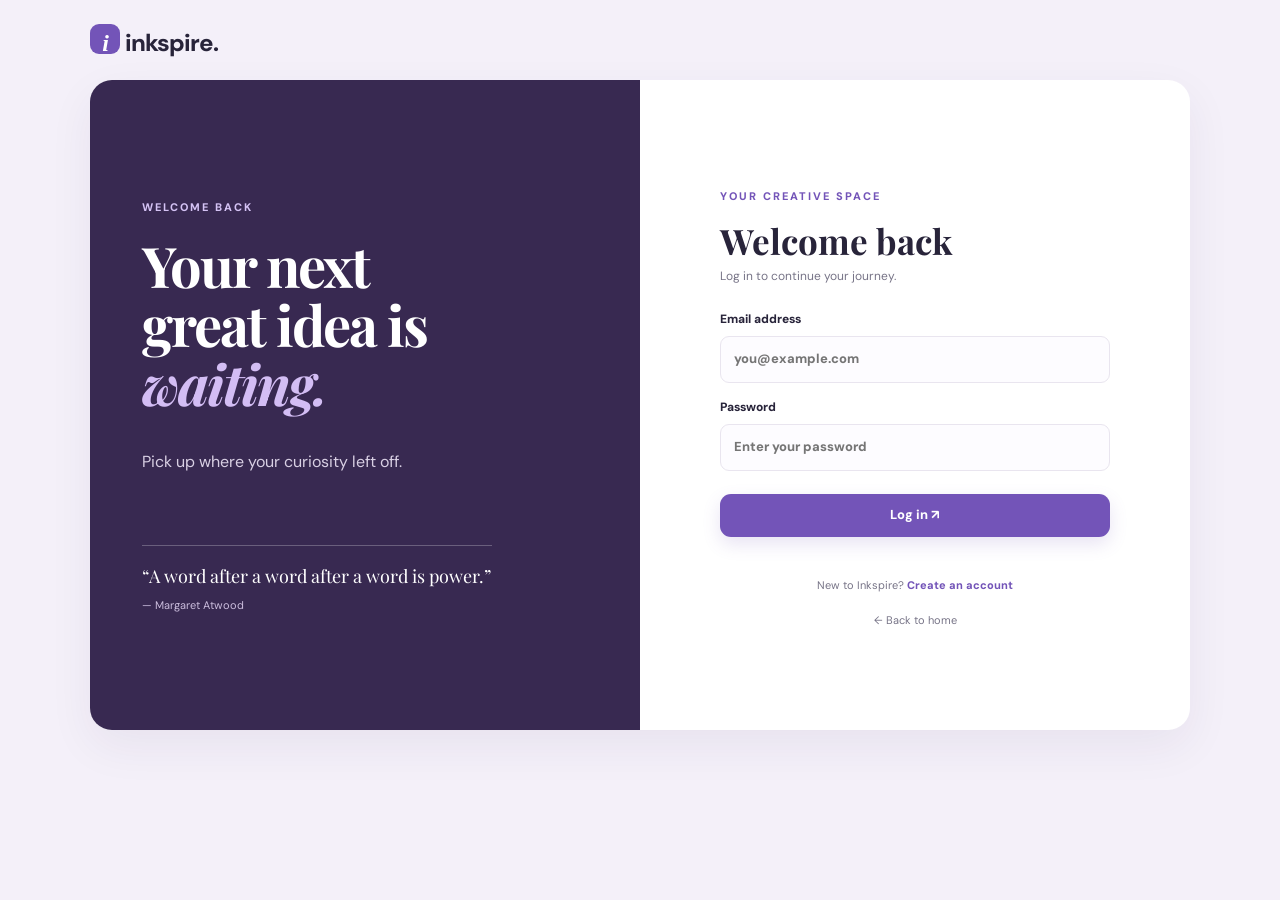
<file: create-blog.html>
<!DOCTYPE html>
<html lang="en">
<head>
    <meta charset="UTF-8">
    <meta name="viewport" content="width=device-width, initial-scale=1.0">

    <title>Create Blog | Inkspire</title>

    <link href="https://fonts.googleapis.com/css2?family=DM+Sans:wght@400;500;600;700;800&family=Playfair+Display:wght@600;700;800&display=swap" rel="stylesheet">

    <link rel="stylesheet" href="css/style.css">
    <link rel="stylesheet" href="css/dashboard.css">
    <link rel="stylesheet" href="css/responsive.css">
</head>

<body>

<header class="header">

    <nav class="nav container">

        <a class="logo" href="index.html">
            <span>i</span> inkspire.
        </a>

        <div class="nav-links">
            <a href="index.html">Explore</a>
            <a href="dashboard.html">My dashboard</a>
        </div>

        <div class="nav-actions">
            <a class="btn btn-outline" href="dashboard.html">
                ← Dashboard
            </a>
        </div>

    </nav>

</header>

<main class="container editor-main">

    <div class="editor-heading">

        <span class="eyebrow">THE PAGE IS YOURS</span>

        <h1>
            Write something <em>meaningful.</em>
        </h1>

        <p class="muted">
            Don't worry about perfect. Just begin.
        </p>

    </div>

    <form id="blogForm" class="editor">

        <label>
            Story title

            <input
                id="blogTitle"
                type="text"
                maxlength="90"
                placeholder="Give your story a title..."
                required
            >
        </label>

        <div class="two-col">

            <label>
                Category

                <select id="blogCategory" required>
                    <option value="">Choose a category</option>
                    <option>Technology</option>
                    <option>Lifestyle</option>
                    <option>Creativity</option>
                    <option>Education</option>
                    <option>Travel</option>
                </select>
            </label>

            <label>
                Cover image URL
                <small>(optional)</small>

                <input
                    id="blogImage"
                    type="url"
                    placeholder="https://example.com/image.jpg"
                >
            </label>

        </div>

        <div id="imagePreview" class="image-preview">
            Cover image preview will appear here
        </div>

        <label>
            Your story

            <textarea
                id="blogContent"
                rows="12"
                minlength="20"
                placeholder="Start writing your thoughts here..."
                required
            ></textarea>
        </label>

        <div class="editor-bottom">

            <small id="wordCount">0 words</small>

            <button class="btn btn-primary" type="submit">
                Publish story ↗
            </button>

        </div>

        <p id="blogMessage" class="message"></p>

    </form>

</main>

<script src="js/main.js"></script>
<script src="js/blog.js"></script>

</body>
</html>
</file>
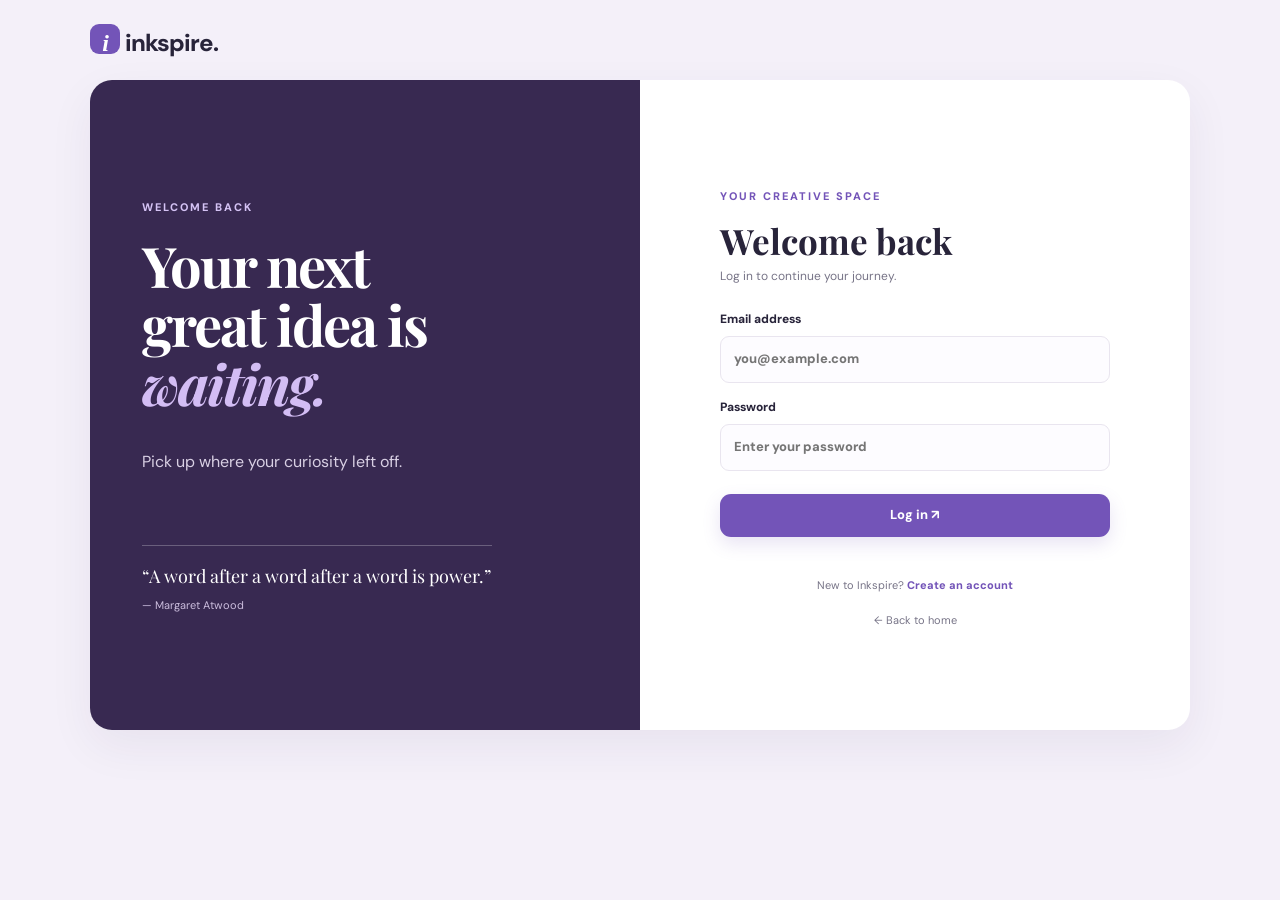
<file: dashboard.html>
<!DOCTYPE html>
<html lang="en">
<head>
    <meta charset="UTF-8">
    <meta name="viewport" content="width=device-width, initial-scale=1.0">

    <title>Dashboard | Inkspire</title>

    <link href="https://fonts.googleapis.com/css2?family=DM+Sans:wght@400;500;600;700;800&family=Playfair+Display:wght@600;700;800&display=swap" rel="stylesheet">

    <link rel="stylesheet" href="css/style.css">
    <link rel="stylesheet" href="css/dashboard.css">
    <link rel="stylesheet" href="css/responsive.css">
</head>

<body>

<header class="header">

    <nav class="nav container">

        <a class="logo" href="index.html">
            <span>i</span> inkspire.
        </a>

        <button class="menu-btn">☰</button>

        <div class="nav-links">
            <a href="index.html">Explore</a>
            <a class="active" href="dashboard.html">My dashboard</a>
        </div>

        <div class="nav-actions">
            <span id="userGreeting" class="greeting"></span>
            <button class="btn btn-outline" id="logoutBtn">
                Log out
            </button>
        </div>

    </nav>

</header>

<main class="container dashboard-main">

    <div class="dash-heading">

        <div>
            <span class="eyebrow">YOUR WORKSPACE</span>

            <h1>
                Your ideas, <em>in progress.</em>
            </h1>

            <p class="muted">
                Manage your stories and keep creating.
            </p>
        </div>

        <a href="create-blog.html" class="btn btn-primary">
            ＋ Write a story
        </a>

    </div>

    <div class="stats">

        <article>
            <span>✍</span>
            <small>Total stories</small>
            <strong id="totalBlogs">0</strong>
        </article>

        <article>
            <span>◷</span>
            <small>Recently created</small>
            <strong id="recentBlogs">0</strong>
        </article>

        <article>
            <span>✦</span>
            <small>Your status</small>
            <strong>Creator</strong>
        </article>

    </div>

    <div class="list-heading">

        <div>
            <span class="eyebrow">YOUR COLLECTION</span>
            <h2>My stories</h2>
        </div>

        <a class="text-link" href="index.html">
            Explore stories ↗
        </a>

    </div>

    <div class="blog-grid" id="dashboardBlogGrid"></div>

    <p id="emptyState" class="empty" hidden>
        You haven't published a story yet.
        <a href="create-blog.html">Write your first one →</a>
    </p>

</main>

<footer class="footer">
    <div class="container footer-inner">
        <a class="logo" href="index.html">
            <span>i</span> inkspire.
        </a>
        <small>© <span id="year"></span> Inkspire.</small>
    </div>
</footer>

<script src="js/main.js"></script>
<script src="js/dashboard.js"></script>

</body>
</html>
</file>
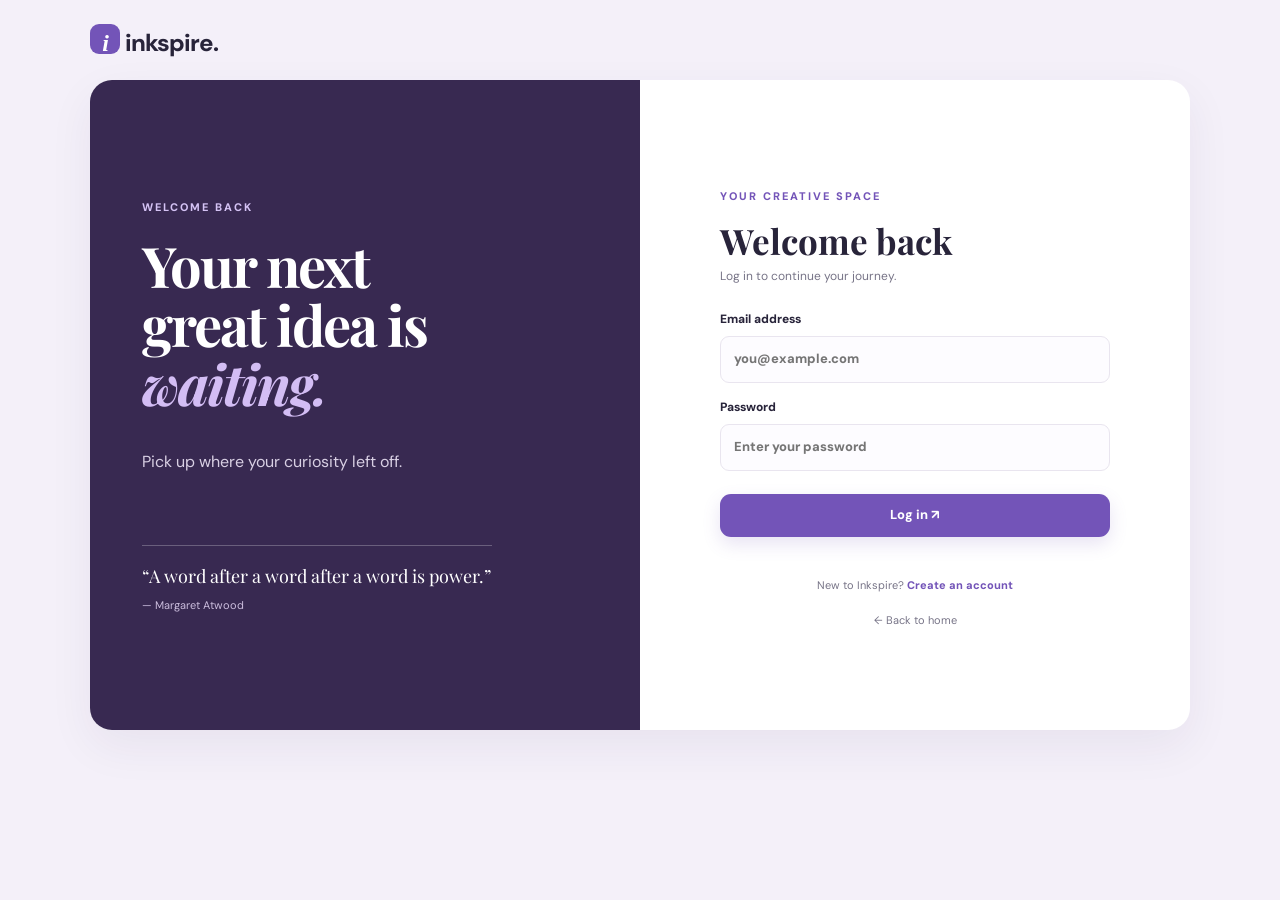
<file: login.html>
<!DOCTYPE html>
<html lang="en">
<head>
    <meta charset="UTF-8">
    <meta name="viewport" content="width=device-width, initial-scale=1.0">

    <title>Login | Inkspire</title>

    <link href="https://fonts.googleapis.com/css2?family=DM+Sans:wght@400;500;600;700;800&family=Playfair+Display:wght@600;700;800&display=swap" rel="stylesheet">

    <link rel="stylesheet" href="css/style.css">
    <link rel="stylesheet" href="css/auth.css">
    <link rel="stylesheet" href="css/responsive.css">
</head>

<body class="auth-page">

<a class="logo auth-logo" href="index.html">
    <span>i</span> inkspire.
</a>

<main class="auth-shell">

    <section class="auth-art">

        <span class="eyebrow light">WELCOME BACK</span>

        <h1>
            Your next<br>
            great idea is<br>
            <em>waiting.</em>
        </h1>

        <p>Pick up where your curiosity left off.</p>

        <blockquote>
            “A word after a word after a word is power.”
            <small>— Margaret Atwood</small>
        </blockquote>

    </section>

    <section class="auth-panel">

        <form class="auth-form" id="loginForm">

            <span class="eyebrow">YOUR CREATIVE SPACE</span>

            <h2>Welcome back</h2>

            <p class="muted">
                Log in to continue your journey.
            </p>

            <label>
                Email address
                <input
                    id="loginEmail"
                    type="email"
                    placeholder="you@example.com"
                    required
                >
            </label>

            <label>
                Password
                <input
                    id="loginPassword"
                    type="password"
                    placeholder="Enter your password"
                    required
                    minlength="6"
                >
            </label>

            <button class="btn btn-primary full" type="submit">
                Log in ↗
            </button>

            <p id="loginMessage" class="message"></p>

            <p class="switch">
                New to Inkspire?
                <a href="register.html">Create an account</a>
            </p>

            <a class="back" href="index.html">
                ← Back to home
            </a>

        </form>

    </section>

</main>

<script src="js/auth.js"></script>

</body>
</html>
</file>
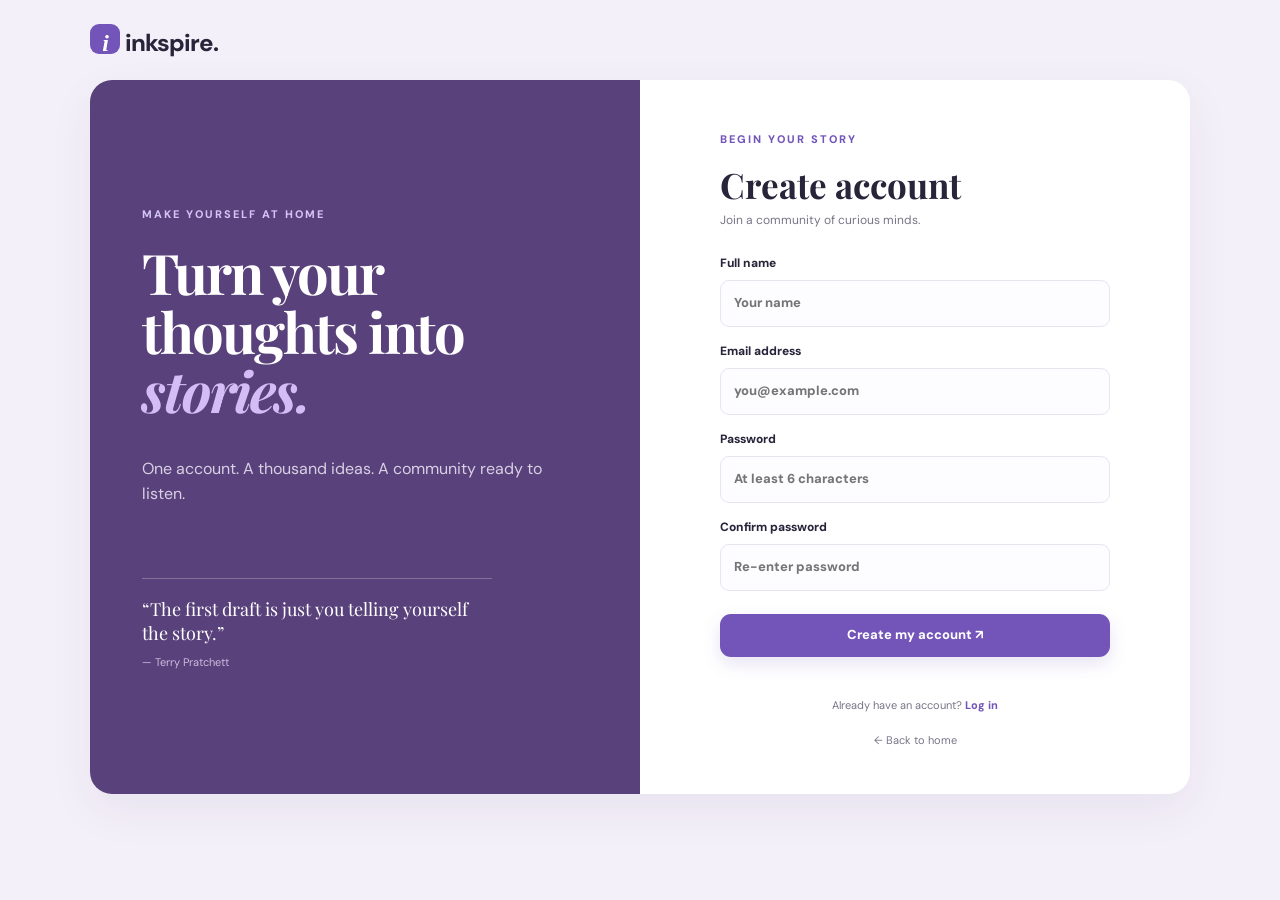
<file: register.html>
<!DOCTYPE html>
<html lang="en">
<head>
    <meta charset="UTF-8">
    <meta name="viewport" content="width=device-width, initial-scale=1.0">

    <title>Register | Inkspire</title>

    <link href="https://fonts.googleapis.com/css2?family=DM+Sans:wght@400;500;600;700;800&family=Playfair+Display:wght@600;700;800&display=swap" rel="stylesheet">

    <link rel="stylesheet" href="css/style.css">
    <link rel="stylesheet" href="css/auth.css">
    <link rel="stylesheet" href="css/responsive.css">
</head>

<body class="auth-page">

<a class="logo auth-logo" href="index.html">
    <span>i</span> inkspire.
</a>

<main class="auth-shell">

    <section class="auth-art register-art">

        <span class="eyebrow light">MAKE YOURSELF AT HOME</span>

        <h1>
            Turn your<br>
            thoughts into<br>
            <em>stories.</em>
        </h1>

        <p>
            One account. A thousand ideas.
            A community ready to listen.
        </p>

        <blockquote>
            “The first draft is just you telling yourself the story.”
            <small>— Terry Pratchett</small>
        </blockquote>

    </section>

    <section class="auth-panel">

        <form class="auth-form" id="registerForm">

            <span class="eyebrow">BEGIN YOUR STORY</span>

            <h2>Create account</h2>

            <p class="muted">
                Join a community of curious minds.
            </p>

            <label>
                Full name
                <input
                    id="registerName"
                    type="text"
                    placeholder="Your name"
                    required
                    minlength="2"
                >
            </label>

            <label>
                Email address
                <input
                    id="registerEmail"
                    type="email"
                    placeholder="you@example.com"
                    required
                >
            </label>

            <label>
                Password
                <input
                    id="registerPassword"
                    type="password"
                    placeholder="At least 6 characters"
                    required
                    minlength="6"
                >
            </label>

            <label>
                Confirm password
                <input
                    id="confirmPassword"
                    type="password"
                    placeholder="Re-enter password"
                    required
                    minlength="6"
                >
            </label>

            <button class="btn btn-primary full" type="submit">
                Create my account ↗
            </button>

            <p id="registerMessage" class="message"></p>

            <p class="switch">
                Already have an account?
                <a href="login.html">Log in</a>
            </p>

            <a class="back" href="index.html">
                ← Back to home
            </a>

        </form>

    </section>

</main>

<script src="js/auth.js"></script>

</body>
</html>
</file>
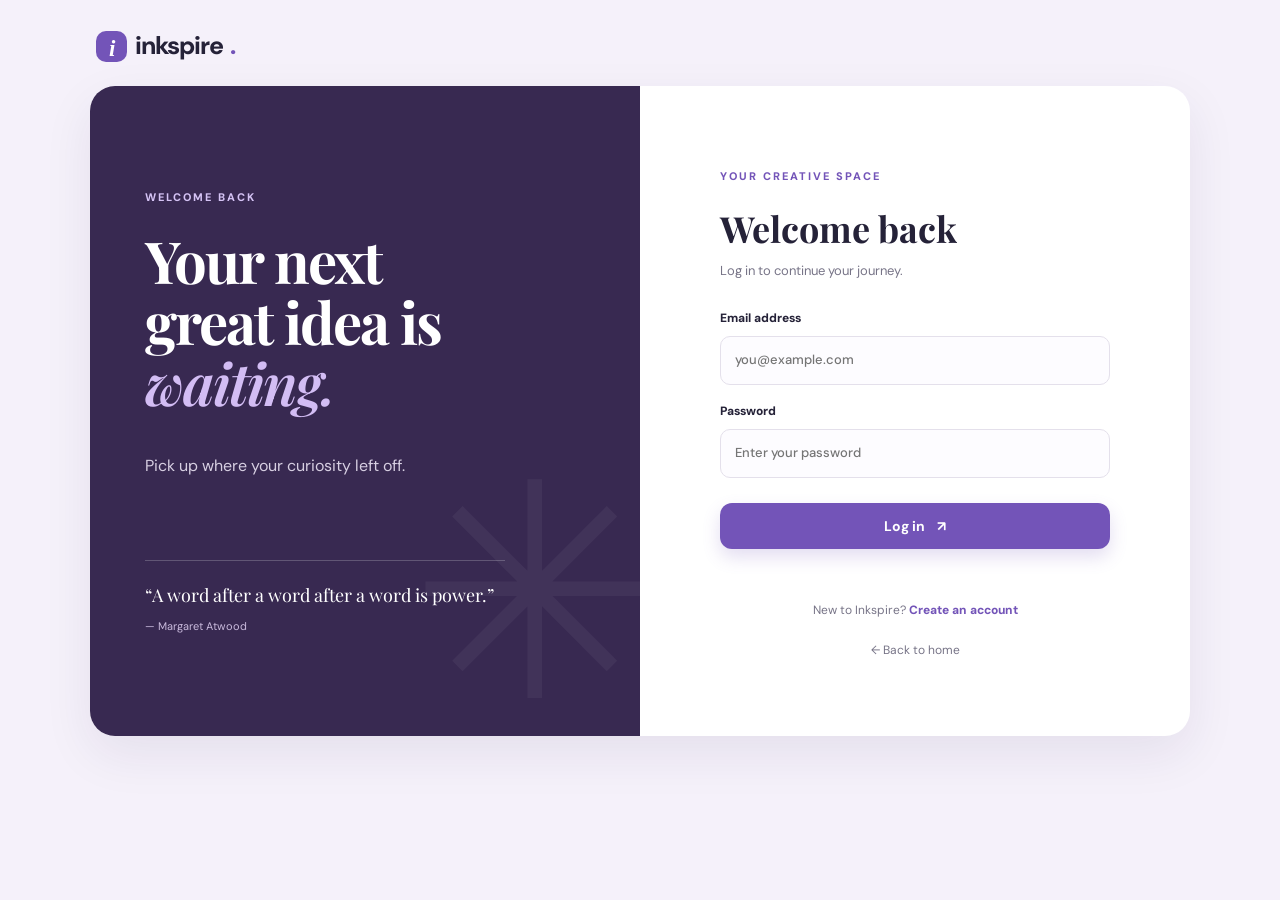
<file: blog-application/create-blog.html>
<!DOCTYPE html><html lang="en"><head><meta charset="UTF-8"><meta name="viewport" content="width=device-width, initial-scale=1.0"><title>Write a story — Inkspire</title><link href="https://fonts.googleapis.com/css2?family=DM+Sans:wght@400;500;600;700;800&family=Playfair+Display:wght@600;700;800&display=swap" rel="stylesheet"><link rel="stylesheet" href="css/style.css"></head><body class="dashboard-page"><header class="site-header"><nav class="nav container"><a class="brand" href="index.html"><span class="brand-mark">i</span> inkspire<span class="brand-dot">.</span></a><div class="nav-links"><a href="index.html">Explore</a><a href="dashboard.html">My dashboard</a></div><div class="nav-actions"><a class="btn btn-ghost" href="dashboard.html">← Dashboard</a></div></nav></header><main class="container editor-main"><div class="editor-heading"><span class="eyebrow">THE PAGE IS YOURS</span><h1>Write something <em>meaningful.</em></h1><p class="muted">Don't worry about perfect. Just begin.</p></div><form class="editor-card" id="blogForm"><label>Story title<input id="blogTitle" type="text" maxlength="90" placeholder="Give your story a title..." required></label><div class="form-two"><label>Category<select id="blogCategory" required><option value="">Choose a category</option><option>Technology</option><option>Lifestyle</option><option>Creativity</option><option>Education</option><option>Travel</option></select></label><label>Cover image URL <span class="optional">(optional)</span><input id="blogImage" type="url" placeholder="https://example.com/image.jpg"></label></div><div class="image-preview" id="imagePreview"><span>Cover image preview will appear here</span></div><label>Your story<textarea id="blogContent" rows="12" placeholder="Start writing your thoughts here..." required minlength="20"></textarea></label><div class="editor-footer"><span class="muted" id="wordCount">0 words</span><button class="btn btn-primary" type="submit">Publish story ↗</button></div><p class="form-message" id="blogMessage" aria-live="polite"></p></form></main><script src="js/main.js"></script><script src="js/blog.js"></script></body></html>
</file>
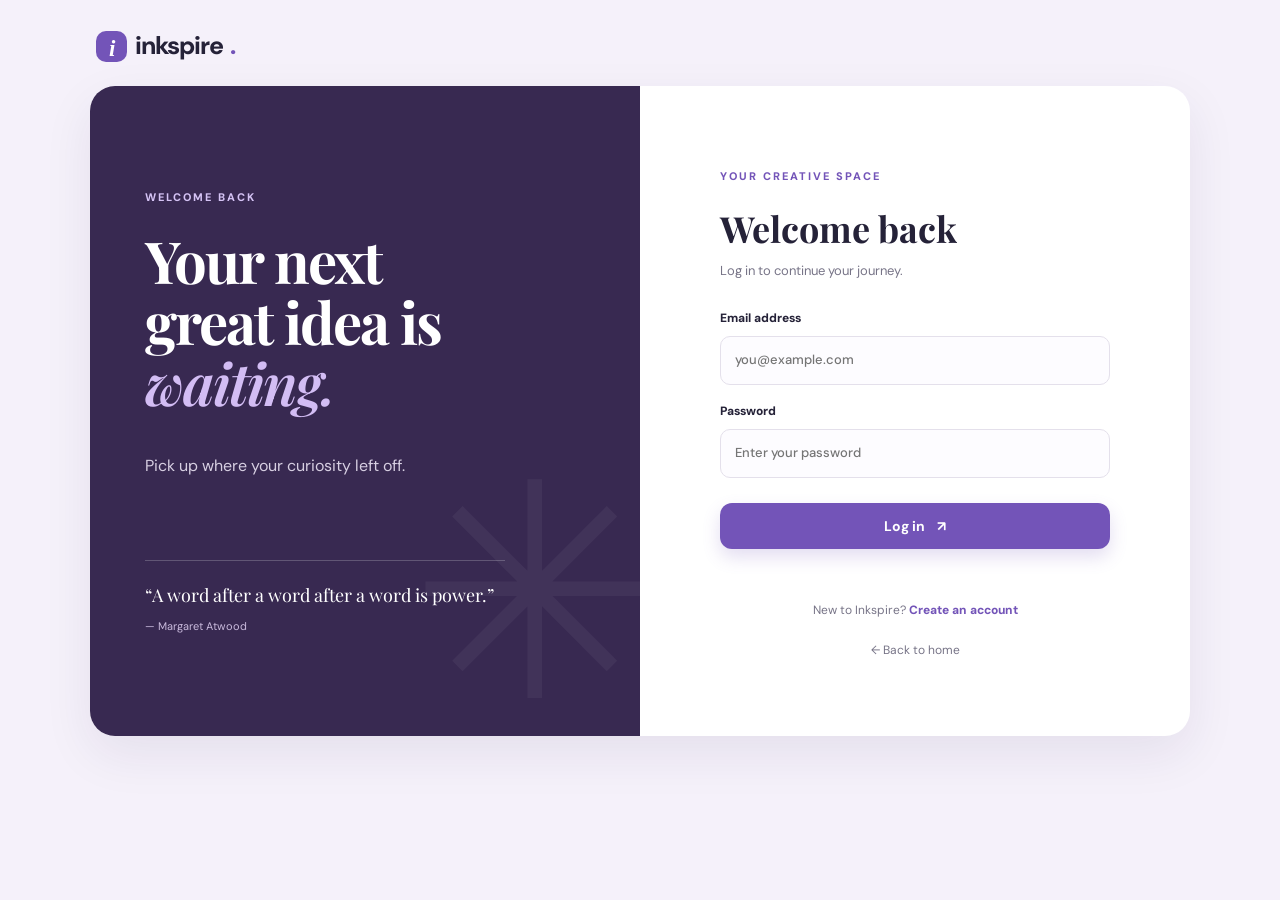
<file: blog-application/dashboard.html>
<!DOCTYPE html><html lang="en"><head><meta charset="UTF-8"><meta name="viewport" content="width=device-width, initial-scale=1.0"><title>Dashboard — Inkspire</title><link href="https://fonts.googleapis.com/css2?family=DM+Sans:wght@400;500;600;700;800&family=Playfair+Display:wght@600;700;800&display=swap" rel="stylesheet"><link rel="stylesheet" href="css/style.css"></head><body class="dashboard-page"><header class="site-header"><nav class="nav container"><a class="brand" href="index.html"><span class="brand-mark">i</span> inkspire<span class="brand-dot">.</span></a><button class="menu-toggle" aria-label="Toggle navigation">☰</button><div class="nav-links"><a href="index.html">Explore</a><a class="active" href="dashboard.html">My dashboard</a></div><div class="nav-actions"><span class="user-greeting" id="userGreeting"></span><button class="btn btn-ghost" id="logoutBtn">Log out</button></div></nav></header><main class="container dashboard-main"><div class="dashboard-heading"><div><span class="eyebrow">YOUR WORKSPACE</span><h1>Your ideas, <em>in progress.</em></h1><p class="muted">Manage your stories and keep creating.</p></div><a class="btn btn-primary" href="create-blog.html">＋ Write a story</a></div><div class="stat-cards"><article class="stat-card"><span class="stat-icon">✍</span><span class="muted">Total stories</span><strong id="totalBlogs">0</strong></article><article class="stat-card"><span class="stat-icon">◷</span><span class="muted">Recently created</span><strong id="recentBlogs">0</strong></article><article class="stat-card"><span class="stat-icon">✦</span><span class="muted">Your status</span><strong>Creator</strong></article></div><div class="dashboard-list-head"><div><span class="eyebrow">YOUR COLLECTION</span><h2>My stories</h2></div><a class="text-link" href="index.html">Explore stories ↗</a></div><div class="blog-grid" id="dashboardBlogGrid"></div><p class="empty-state" id="emptyState" hidden>You haven't published a story yet. <a href="create-blog.html">Write your first one →</a></p></main><footer class="site-footer"><div class="container footer-inner"><a class="brand" href="index.html"><span class="brand-mark">i</span> inkspire<span class="brand-dot">.</span></a><span>© <span id="year"></span> Inkspire.</span></div></footer><script src="js/main.js"></script><script src="js/dashboard.js"></script></body></html>
</file>
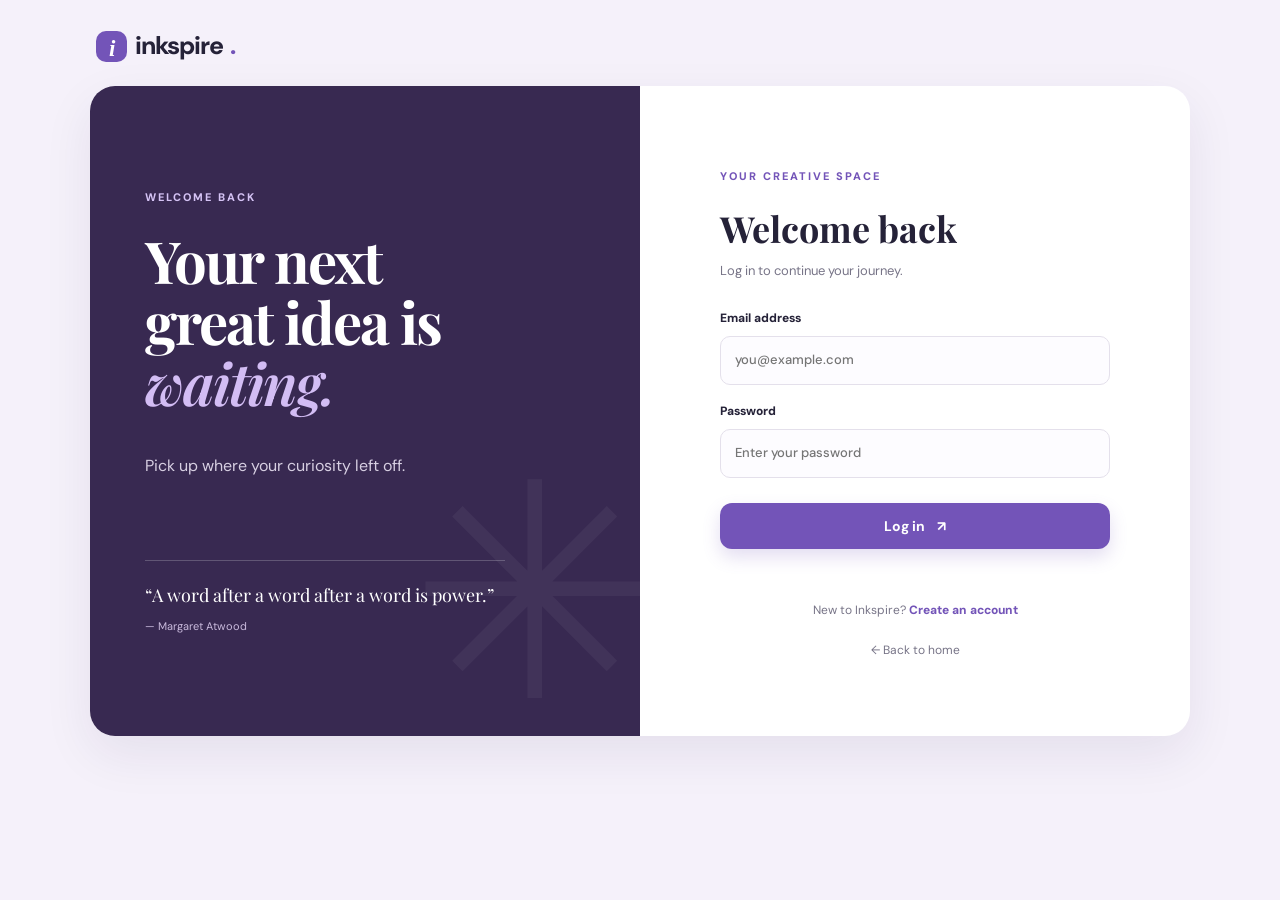
<file: blog-application/login.html>
<!DOCTYPE html><html lang="en"><head><meta charset="UTF-8"><meta name="viewport" content="width=device-width, initial-scale=1.0"><title>Log in — Inkspire</title><link href="https://fonts.googleapis.com/css2?family=DM+Sans:wght@400;500;600;700;800&family=Playfair+Display:wght@600;700;800&display=swap" rel="stylesheet"><link rel="stylesheet" href="css/style.css"></head>
<body class="auth-page"><a class="brand auth-brand" href="index.html"><span class="brand-mark">i</span> inkspire<span class="brand-dot">.</span></a><main class="auth-shell"><section class="auth-visual"><span class="eyebrow light">WELCOME BACK</span><h1>Your next<br>great idea is<br><em>waiting.</em></h1><p>Pick up where your curiosity left off.</p><div class="visual-quote">“A word after a word after a word is power.”<small>— Margaret Atwood</small></div></section><section class="auth-form-wrap"><form class="auth-form" id="loginForm"><span class="eyebrow">YOUR CREATIVE SPACE</span><h2>Welcome back</h2><p class="muted">Log in to continue your journey.</p><label>Email address<input type="email" id="loginEmail" placeholder="you@example.com" required></label><label>Password<input type="password" id="loginPassword" placeholder="Enter your password" required minlength="6"></label><button class="btn btn-primary btn-full" type="submit">Log in <span>↗</span></button><p class="form-message" id="loginMessage" aria-live="polite"></p><p class="auth-switch">New to Inkspire? <a href="register.html">Create an account</a></p><a class="back-home" href="index.html">← Back to home</a></form></section></main><script src="js/auth.js"></script></body></html>
</file>
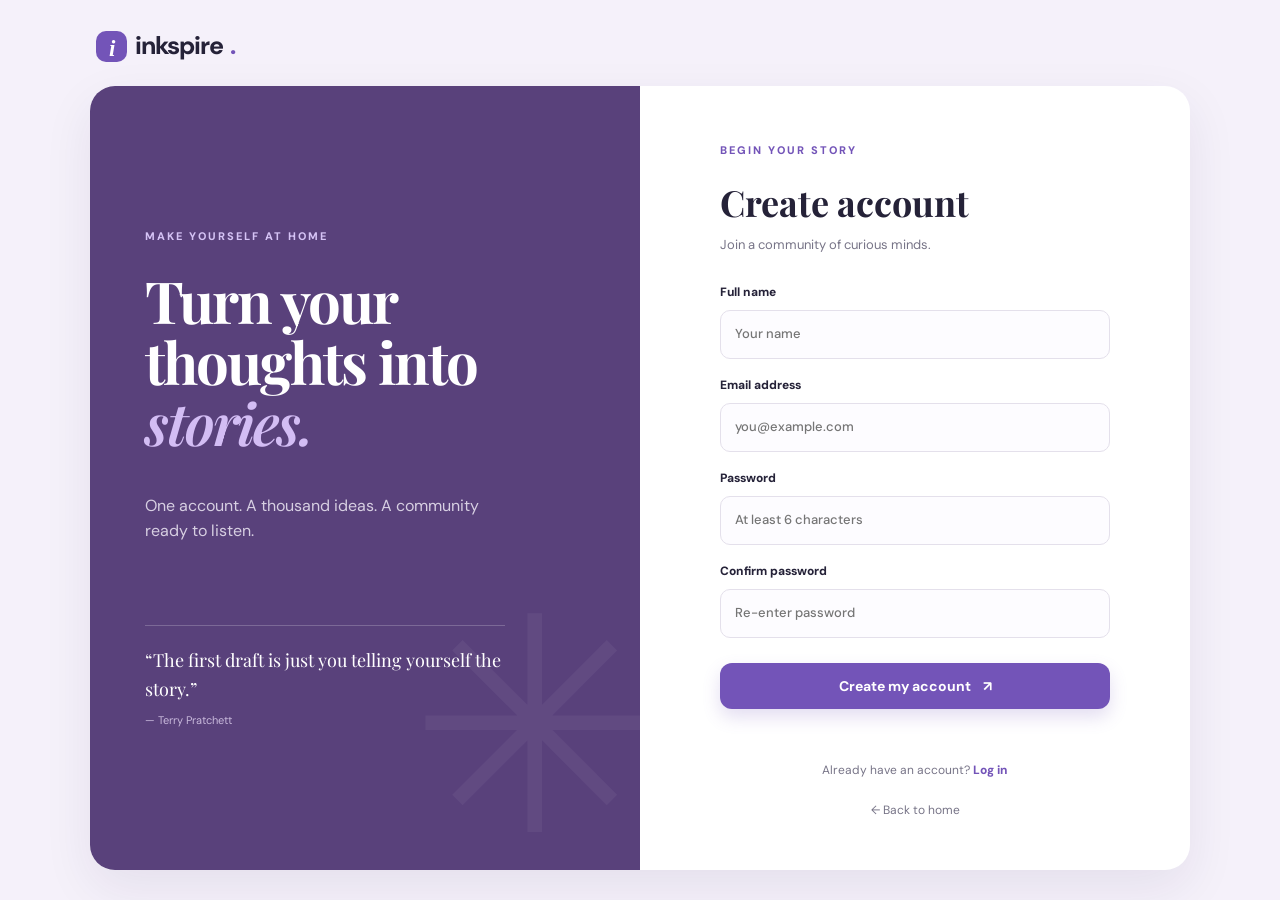
<file: blog-application/register.html>
<!DOCTYPE html><html lang="en"><head><meta charset="UTF-8"><meta name="viewport" content="width=device-width, initial-scale=1.0"><title>Create account — Inkspire</title><link href="https://fonts.googleapis.com/css2?family=DM+Sans:wght@400;500;600;700;800&family=Playfair+Display:wght@600;700;800&display=swap" rel="stylesheet"><link rel="stylesheet" href="css/style.css"></head>
<body class="auth-page"><a class="brand auth-brand" href="index.html"><span class="brand-mark">i</span> inkspire<span class="brand-dot">.</span></a><main class="auth-shell"><section class="auth-visual register-visual"><span class="eyebrow light">MAKE YOURSELF AT HOME</span><h1>Turn your<br>thoughts into<br><em>stories.</em></h1><p>One account. A thousand ideas. A community ready to listen.</p><div class="visual-quote">“The first draft is just you telling yourself the story.”<small>— Terry Pratchett</small></div></section><section class="auth-form-wrap"><form class="auth-form" id="registerForm"><span class="eyebrow">BEGIN YOUR STORY</span><h2>Create account</h2><p class="muted">Join a community of curious minds.</p><label>Full name<input type="text" id="registerName" placeholder="Your name" required minlength="2"></label><label>Email address<input type="email" id="registerEmail" placeholder="you@example.com" required></label><label>Password<input type="password" id="registerPassword" placeholder="At least 6 characters" required minlength="6"></label><label>Confirm password<input type="password" id="confirmPassword" placeholder="Re-enter password" required minlength="6"></label><button class="btn btn-primary btn-full" type="submit">Create my account <span>↗</span></button><p class="form-message" id="registerMessage" aria-live="polite"></p><p class="auth-switch">Already have an account? <a href="login.html">Log in</a></p><a class="back-home" href="index.html">← Back to home</a></form></section></main><script src="js/auth.js"></script></body></html>
</file>
<file: css/style.css>
:root {
    --ink: #28243a;
    --muted: #777487;
    --purple: #7354b8;
    --deep: #382951;
    --lav: #eee8f8;
    --cream: #faf8f4;
    --line: #e9e5ef;
    --white: #fff;
    --shadow: 0 16px 45px #2b1f4910;
}

* {
    box-sizing: border-box;
}

html {
    scroll-behavior: smooth;
}

body {
    margin: 0;
    background: var(--cream);
    color: var(--ink);
    font-family: 'DM Sans', sans-serif;
    line-height: 1.6;
}

a {
    color: inherit;
    text-decoration: none;
}

button,
input,
textarea,
select {
    font: inherit;
}

.container {
    width: min(1140px, calc(100% - 48px));
    margin: auto;
}

.header {
    height: 78px;
    position: sticky;
    top: 0;
    z-index: 20;
    background: #faf8f4ed;
    backdrop-filter: blur(12px);
    border-bottom: 1px solid var(--line);
}

.nav {
    height: 100%;
    display: flex;
    align-items: center;
    justify-content: space-between;
    gap: 24px;
}

.logo {
    font-size: 24px;
    font-weight: 800;
    letter-spacing: -1px;
}

.logo span {
    display: inline-grid;
    place-items: center;
    width: 30px;
    height: 30px;
    border-radius: 9px;
    background: var(--purple);
    color: white;
    font-family: Georgia;
    font-style: italic;
}

.nav-links,
.nav-actions {
    display: flex;
    align-items: center;
    gap: 25px;
}

.nav-links a {
    font-size: 14px;
    color: var(--muted);
    font-weight: 700;
}

.nav-links a:hover,
.nav-links a.active {
    color: var(--purple);
}

.btn {
    display: inline-flex;
    justify-content: center;
    align-items: center;
    gap: 9px;
    padding: 11px 18px;
    border-radius: 11px;
    border: 0;
    font-size: 13px;
    font-weight: 800;
    cursor: pointer;
    transition: .2s;
}

.btn:hover {
    transform: translateY(-2px);
}

.btn-primary {
    background: var(--purple);
    color: white;
    box-shadow: 0 7px 18px #7354b82a;
}

.btn-primary:hover {
    background: #5d409e;
}

.btn-outline {
    background: transparent;
    border: 1px solid var(--line);
}

.btn-light {
    background: white;
    color: var(--purple);
}

.btn-lg {
    padding: 15px 21px;
}

.menu-btn {
    display: none;
    border: 0;
    background: none;
    font-size: 23px;
}

.eyebrow {
    font-size: 11px;
    letter-spacing: 2px;
    color: var(--purple);
    font-weight: 800;
}

.hero {
    min-height: 565px;
    display: grid;
    grid-template-columns: 1fr 1fr;
    align-items: center;
    gap: 35px;
    padding-top: 45px;
    padding-bottom: 55px;
}

.hero h1,
.auth-art h1,
.cta h2,
.section-head h2,
.dash-heading h1,
.editor-heading h1 {
    font: 700 clamp(48px, 6vw, 74px)/1.05 'Playfair Display', serif;
    letter-spacing: -2px;
    margin: 20px 0;
}

.hero h1 em,
.section-head h2 em,
.cta h2 em,
.auth-art h1 em,
.dash-heading h1 em,
.editor-heading h1 em {
    color: var(--purple);
}

.lead {
    max-width: 470px;
    color: var(--muted);
    font-size: 16px;
    line-height: 1.8;
}

.hero-actions {
    display: flex;
    align-items: center;
    gap: 23px;
    margin-top: 28px;
}

.text-link {
    color: var(--purple);
    font-weight: 800;
    font-size: 13px;
}

.hero-caption {
    margin-top: 40px;
    color: var(--muted);
    font-size: 12px;
    font-weight: 600;
}

.hero-art {
    height: 420px;
    position: relative;
    display: grid;
    place-items: center;
}

.art-circle {
    position: absolute;
    width: 380px;
    height: 340px;
    border: 1px solid #e5dcef;
    border-radius: 50%;
    transform: rotate(-22deg);
}

.paper {
    position: relative;
    z-index: 1;
    width: 270px;
    height: 330px;
    padding: 30px;
    background: #e9e0f4;
    border-radius: 8px 8px 22px 8px;
    box-shadow: 17px 20px 0 #d3c4e6, 0 20px 50px #4e3b6b20;
    transform: rotate(-6deg);
    display: flex;
    flex-direction: column;
    justify-content: space-between;
}

.paper small {
    font-size: 9px;
    letter-spacing: 2px;
    color: #765da0;
    font-weight: 800;
}

.paper hr {
    width: 100%;
    border: 0;
    border-top: 1px solid #cbbbdc;
}

.paper strong {
    font: 44px/1.08 'Playfair Display';
    color: #40315c;
}

.paper-foot {
    display: flex;
    justify-content: space-between;
    color: #765da0;
    font-weight: 800;
}

.paper-foot span {
    font-size: 22px;
}

.float-tag {
    position: absolute;
    background: white;
    border-radius: 10px;
    padding: 11px 14px;
    box-shadow: var(--shadow);
    font-size: 11px;
    font-weight: 800;
    z-index: 2;
}

.tag-a {
    right: 0;
    top: 60px;
    color: var(--purple);
}

.tag-b {
    left: 0;
    bottom: 50px;
}

.values {
    background: #f0ecf6;
    border-block: 1px solid #e7e0ee;
}

.value-grid {
    display: grid;
    grid-template-columns: repeat(3, 1fr);
    padding: 22px 0;
    text-align: center;
}

.value-grid div {
    display: flex;
    flex-direction: column;
}

.value-grid div + div {
    border-left: 1px solid #dcd3e8;
}

.value-grid b {
    font-size: 14px;
}

.value-grid span {
    font-size: 11px;
    color: var(--muted);
}

.section {
    padding-top: 90px;
    padding-bottom: 100px;
}

.section-head {
    display: flex;
    align-items: end;
    justify-content: space-between;
}

.section-head h2 {
    font-size: 47px;
    margin: 12px 0 0;
}

.filters {
    display: flex;
    align-items: center;
    gap: 9px;
    flex-wrap: wrap;
    margin: 32px 0 22px;
}

.filters b {
    font-size: 10px;
    letter-spacing: 1.5px;
    color: var(--muted);
    margin-right: 8px;
}

.filter {
    border: 1px solid var(--line);
    background: white;
    border-radius: 22px;
    padding: 8px 14px;
    color: var(--muted);
    font-size: 11px;
    font-weight: 800;
    cursor: pointer;
}

.filter.active,
.filter:hover {
    background: var(--purple);
    color: white;
    border-color: var(--purple);
}

.blog-grid {
    display: grid;
    grid-template-columns: repeat(3, 1fr);
    gap: 20px;
}

.blog-card {
    background: white;
    border: 1px solid var(--line);
    border-radius: 16px;
    overflow: hidden;
    box-shadow: 0 4px 15px #241a3808;
    transition: .2s;
}

.blog-card:hover {
    transform: translateY(-4px);
    box-shadow: var(--shadow);
}

.blog-cover {
    width: 100%;
    height: 180px;
    object-fit: cover;
    background: var(--lav);
    display: block;
}

.blog-body {
    padding: 18px;
}

.blog-meta,
.card-bottom {
    display: flex;
    justify-content: space-between;
    align-items: center;
    gap: 8px;
    font-size: 10px;
    color: var(--muted);
    font-weight: 700;
}

.pill {
    background: var(--lav);
    color: var(--purple);
    padding: 5px 9px;
    border-radius: 20px;
}

.blog-card h3 {
    font: 700 20px/1.25 'Playfair Display';
    margin: 13px 0 8px;
}

.excerpt {
    font-size: 12px;
    color: var(--muted);
    line-height: 1.7;
    margin: 0;
}

.card-bottom {
    border-top: 1px solid var(--line);
    padding-top: 13px;
    margin-top: 17px;
}

.read-link {
    color: var(--purple);
}

.empty {
    padding: 35px;
    background: white;
    border: 1px dashed #d7cde5;
    border-radius: 14px;
    text-align: center;
    color: var(--muted);
}

.empty a {
    color: var(--purple);
    font-weight: 800;
}

.cta {
    background: var(--deep);
    color: white;
    padding: 68px 0;
}

.cta-inner {
    display: flex;
    justify-content: space-between;
    align-items: center;
    gap: 25px;
}

.light {
    color: #d5c3f5;
}

.cta h2 {
    font-size: 48px;
    margin: 12px 0;
}

.cta h2 em {
    color: #c9b3f1;
}

.cta p {
    color: #d5cddd;
    font-size: 13px;
}

.footer {
    border-top: 1px solid var(--line);
    padding: 23px 0;
}

.footer-inner {
    display: flex;
    justify-content: space-between;
    align-items: center;
    gap: 20px;
}

.footer small,
.footer-inner div a {
    font-size: 11px;
    color: var(--muted);
}

.footer-inner div {
    display: flex;
    gap: 18px;
}
</file>
<file: css/dashboard.css>
.dashboard-main {
    padding-top: 58px;
    padding-bottom: 85px;
    min-height: 75vh;
}

.dash-heading {
    display: flex;
    align-items: center;
    justify-content: space-between;
    gap: 20px;
    margin-bottom: 32px;
}

.dash-heading h1,
.editor-heading h1 {
    font-size: 47px;
    margin: 10px 0;
}

.dash-heading p,
.editor-heading p {
    margin: 0;
}

.greeting {
    font-size: 12px;
    color: var(--muted);
    font-weight: 700;
}

.stats {
    display: grid;
    grid-template-columns: repeat(3, 1fr);
    gap: 17px;
    margin-bottom: 48px;
}

.stats article {
    background: white;
    border: 1px solid var(--line);
    border-radius: 15px;
    padding: 20px;
    display: grid;
    gap: 5px;
}

.stats article > span {
    font-size: 22px;
    color: var(--purple);
}

.stats small {
    font-size: 11px;
    color: var(--muted);
}

.stats strong {
    font-size: 24px;
}

.list-heading {
    display: flex;
    align-items: end;
    justify-content: space-between;
    margin-bottom: 20px;
}

.list-heading h2 {
    font: 700 29px 'Playfair Display';
    margin: 5px 0;
}

.card-actions {
    display: flex;
    gap: 7px;
}

.small-action {
    border: 1px solid var(--line);
    background: white;
    color: var(--purple);
    border-radius: 7px;
    padding: 5px 8px;
    font-size: 10px;
    cursor: pointer;
}

.small-action.danger {
    color: #b34b62;
}

.editor-main {
    max-width: 830px;
    padding-top: 50px;
    padding-bottom: 85px;
}

.editor-heading {
    text-align: center;
    margin-bottom: 30px;
}

.editor {
    background: white;
    border: 1px solid var(--line);
    border-radius: 18px;
    padding: 30px;
    box-shadow: var(--shadow);
}

.editor label {
    margin: 0 0 20px;
}

.editor label small {
    color: var(--muted);
    font-weight: 500;
}

.editor textarea {
    resize: vertical;
    line-height: 1.7;
}

.two-col {
    display: grid;
    grid-template-columns: 1fr 1fr;
    gap: 18px;
}

.image-preview {
    height: 160px;
    border: 1px dashed #d7cde5;
    background: #faf8fd;
    border-radius: 10px;
    display: grid;
    place-items: center;
    color: var(--muted);
    font-size: 11px;
    overflow: hidden;
    margin: -4px 0 20px;
}

.image-preview img {
    width: 100%;
    height: 100%;
    object-fit: cover;
}

.editor-bottom {
    display: flex;
    align-items: center;
    justify-content: space-between;
    border-top: 1px solid var(--line);
    padding-top: 18px;
}

.editor-bottom small {
    color: var(--muted);
}
</file>
<file: css/responsive.css>
@media(max-width:850px) {

    .hero {
        gap: 10px;
    }

    .hero-art {
        transform: scale(.86);
    }

    .blog-grid {
        grid-template-columns: repeat(2, 1fr);
    }

    .auth-art {
        padding: 40px 30px;
    }

    .auth-panel {
        padding: 30px;
    }
}

@media(max-width:640px) {

    .container {
        width: calc(100% - 32px);
    }

    .header {
        height: 68px;
    }

    .nav {
        gap: 10px;
    }

    .logo {
        font-size: 21px;
    }

    .menu-btn {
        display: block;
        margin-left: auto;
    }

    .nav-links {
        display: none;
        position: absolute;
        top: 67px;
        left: 0;
        right: 0;
        padding: 18px 22px;
        background: white;
        border-bottom: 1px solid var(--line);
        flex-direction: column;
        align-items: flex-start;
        gap: 14px;
    }

    .nav-links.open {
        display: flex;
    }

    .nav-actions {
        gap: 6px;
    }

    .nav-actions .btn {
        font-size: 10px;
        padding: 8px 10px;
    }

    .hero {
        display: flex;
        flex-direction: column;
        align-items: flex-start;
        padding-top: 48px;
        padding-bottom: 35px;
    }

    .hero h1 {
        font-size: 55px;
    }

    .lead {
        font-size: 14px;
    }

    .hero-art {
        width: 100%;
        height: 330px;
        transform: scale(.78);
        transform-origin: top center;
        margin: 15px 0 -45px;
    }

    .paper {
        width: 250px;
        height: 300px;
    }

    .tag-a {
        right: -8px;
    }

    .tag-b {
        left: -8px;
    }

    .value-grid {
        gap: 5px;
        padding: 17px 0;
    }

    .value-grid b {
        font-size: 11px;
    }

    .value-grid span {
        font-size: 9px;
    }

    .section {
        padding: 60px 0;
    }

    .section-head,
    .cta-inner,
    .dash-heading {
        align-items: flex-start;
        flex-direction: column;
    }

    .section-head h2 {
        font-size: 39px;
    }

    .filters {
        gap: 6px;
    }

    .filters b {
        width: 100%;
    }

    .filter {
        font-size: 10px;
        padding: 7px 10px;
    }

    .blog-grid {
        grid-template-columns: 1fr;
    }

    .blog-cover {
        height: 200px;
    }

    .cta {
        padding: 50px 0;
    }

    .cta h2 {
        font-size: 40px;
    }

    .footer-inner {
        flex-wrap: wrap;
    }

    .footer-inner .logo {
        width: 100%;
    }

    .auth-page {
        padding: 13px;
    }

    .auth-logo {
        margin-bottom: 12px;
    }

    .auth-shell {
        grid-template-columns: 1fr;
    }

    .auth-art {
        padding: 30px 25px;
        min-height: 285px;
    }

    .auth-art h1 {
        font-size: 43px;
        margin: 12px 0;
    }

    .auth-art blockquote {
        margin-top: 25px;
        font-size: 15px;
    }

    .auth-panel {
        padding: 30px 23px;
    }

    .auth-form h2 {
        font-size: 30px;
    }

    .dashboard-main {
        padding-top: 38px;
    }

    .dash-heading h1,
    .editor-heading h1 {
        font-size: 38px;
    }

    .stats {
        grid-template-columns: 1fr 1fr;
        gap: 9px;
    }

    .stats article {
        padding: 15px;
    }

    .stats article:last-child {
        grid-column: span 2;
    }

    .list-heading {
        align-items: flex-start;
        flex-direction: column;
    }

    .editor-main {
        padding-top: 35px;
    }

    .editor-heading {
        text-align: left;
    }

    .editor {
        padding: 20px 16px;
    }

    .two-col {
        grid-template-columns: 1fr;
        gap: 0;
    }

    .editor-bottom {
        align-items: stretch;
        flex-direction: column;
        gap: 12px;
    }

    .editor-bottom .btn {
        width: 100%;
    }
}

@media(prefers-reduced-motion:reduce) {

    * {
        scroll-behavior: auto !important;
        transition: none !important;
    }
}
</file>
<file: css/auth.css>
.auth-page {
    min-height: 100vh;
    background: #f4f0f9;
    padding: 24px;
}

.auth-logo {
    display: block;
    width: min(1100px, 100%);
    margin: 0 auto 18px;
}

.auth-shell {
    max-width: 1100px;
    min-height: 650px;
    margin: auto;
    display: grid;
    grid-template-columns: 1fr 1fr;
    background: white;
    border-radius: 22px;
    overflow: hidden;
    box-shadow: var(--shadow);
}

.auth-art {
    background: #382951;
    color: white;
    padding: 58px 52px;
    display: flex;
    flex-direction: column;
    justify-content: center;
}

.auth-art h1 {
    font-size: 56px;
    margin: 20px 0;
}

.auth-art h1 em {
    color: #d3bdf4;
}

.auth-art p {
    color: #d9d0e4;
}

.auth-art blockquote {
    margin: 55px 0 0;
    padding-top: 18px;
    border-top: 1px solid #ffffff40;
    font: 18px 'Playfair Display';
    max-width: 350px;
}

.auth-art blockquote small {
    display: block;
    font: 11px 'DM Sans';
    color: #cbbddd;
    margin-top: 10px;
}

.register-art {
    background: #59417b;
}

.auth-panel {
    display: grid;
    place-items: center;
    padding: 45px;
}

.auth-form {
    width: min(100%, 390px);
}

.auth-form h2 {
    font: 700 35px 'Playfair Display';
    margin: 10px 0 3px;
}

.muted {
    color: var(--muted);
}

.auth-form > .muted {
    font-size: 12px;
    margin: 0 0 24px;
}

.auth-form label,
.editor label {
    display: block;
    font-size: 12px;
    font-weight: 800;
    margin: 15px 0;
    color: var(--ink);
}

.auth-form input,
.editor input,
.editor select,
.editor textarea {
    display: block;
    width: 100%;
    margin-top: 7px;
    padding: 12px 13px;
    border: 1px solid var(--line);
    border-radius: 9px;
    background: #fdfcff;
    outline: none;
    font-size: 13px;
}

.auth-form input:focus,
.editor input:focus,
.editor select:focus,
.editor textarea:focus {
    border-color: var(--purple);
    box-shadow: 0 0 0 3px #7354b817;
}

.full {
    width: 100%;
    margin-top: 8px;
}

.message {
    min-height: 18px;
    font-size: 11px;
    color: #b34b62;
}

.message.success {
    color: #21865d;
}

.switch,
.back {
    font-size: 11px;
    text-align: center;
    color: var(--muted);
}

.switch a {
    color: var(--purple);
    font-weight: 800;
}

.back {
    display: block;
    margin-top: 17px;
}
</file>
<file: blog-application/css/style.css>
/* INKSPIRE — responsive visual system */
:root{--ink:#252238;--muted:#777487;--purple:#7354b8;--purple-dark:#573a98;--lavender:#eee8fa;--cream:#faf8f4;--line:#eae7ef;--white:#fff;--radius:20px;--shadow:0 18px 50px rgba(43,31,73,.08)}
*{box-sizing:border-box}html{scroll-behavior:smooth}body{margin:0;background:var(--cream);color:var(--ink);font-family:"DM Sans",sans-serif;line-height:1.6}a{color:inherit;text-decoration:none}button,input,textarea,select{font:inherit}.container{width:min(1140px,calc(100% - 48px));margin:auto}.site-header{height:82px;background:rgba(250,248,244,.92);border-bottom:1px solid rgba(234,231,239,.8);position:sticky;top:0;z-index:20;backdrop-filter:blur(14px)}.nav{height:100%;display:flex;align-items:center;justify-content:space-between;gap:28px}.brand{font-size:25px;font-weight:800;letter-spacing:-1.2px;display:inline-flex;align-items:center;gap:8px}.brand-mark{display:grid;place-items:center;background:var(--purple);color:white;width:31px;height:31px;border-radius:10px;font-family:Georgia;font-style:italic;font-size:23px}.brand-dot{color:var(--purple)}.nav-links,.nav-actions{display:flex;align-items:center;gap:30px}.nav-links a{font-size:14px;color:var(--muted);font-weight:600}.nav-links a:hover,.nav-links a.active{color:var(--purple)}.nav-actions{gap:12px}.btn{border:0;border-radius:12px;padding:12px 19px;display:inline-flex;align-items:center;justify-content:center;gap:12px;font-weight:700;font-size:14px;cursor:pointer;transition:.2s ease}.btn:hover{transform:translateY(-2px)}.btn-primary{background:var(--purple);color:white;box-shadow:0 8px 18px rgba(115,84,184,.2)}.btn-primary:hover{background:var(--purple-dark)}.btn-ghost{background:transparent;color:var(--ink);border:1px solid var(--line)}.btn-light{background:white;color:var(--purple)}.btn-large{padding:16px 22px}.btn-full{width:100%;margin-top:8px}.menu-toggle{display:none;background:none;border:0;font-size:24px;color:var(--ink)}.hero{min-height:600px;display:grid;grid-template-columns:1fr 1fr;align-items:center;gap:40px;padding-top:50px;padding-bottom:65px}.eyebrow{font-size:11px;letter-spacing:2px;font-weight:800;color:var(--purple);display:inline-flex;align-items:center;gap:9px}.eyebrow-dot{width:8px;height:8px;border-radius:50%;background:#d79a68}.hero h1,.auth-visual h1,.cta-inner h2,.section-heading h2,.dashboard-heading h1,.editor-heading h1{font-family:"Playfair Display",serif;font-size:clamp(48px,6vw,76px);line-height:1.05;letter-spacing:-2px;margin:22px 0}.hero h1 em,.section-heading h2 em,.cta-inner h2 em,.dashboard-heading h1 em,.editor-heading h1 em,.auth-visual h1 em{color:var(--purple);font-weight:600}.hero-lead{color:var(--muted);font-size:17px;max-width:480px;line-height:1.8}.hero-actions{display:flex;align-items:center;gap:26px;margin-top:30px}.text-link{font-size:14px;font-weight:800;color:var(--purple)}.text-link:hover{text-decoration:underline}.hero-proof{display:flex;align-items:center;gap:14px;margin-top:48px;color:var(--muted);font-size:12px}.hero-proof strong{color:var(--ink);font-size:13px}.avatar-stack{display:flex;padding-left:4px}.avatar-stack span{width:31px;height:31px;margin-left:-5px;border:2px solid var(--cream);border-radius:50%;display:grid;place-items:center;background:#dfd4f2;color:#59418a;font-weight:800;font-size:11px}.avatar-stack span:nth-child(2){background:#f1d9c5}.avatar-stack span:nth-child(3){background:#d4e5dd}.avatar-stack span:nth-child(4){background:var(--ink);color:white}.hero-art{height:460px;position:relative;display:grid;place-items:center}.art-orbit{position:absolute;border:1px solid #e9e0f5;border-radius:50%;transform:rotate(-25deg)}.orbit-one{width:410px;height:330px}.orbit-two{width:470px;height:390px;transform:rotate(28deg)}.feature-note{z-index:1;width:285px;height:355px;background:#e7ddf5;border-radius:8px 8px 26px 8px;box-shadow:18px 24px 0 #d2c3e8,0 25px 60px #5b438526;padding:34px;transform:rotate(-6deg);display:flex;flex-direction:column;justify-content:space-between}.note-label{font-size:9px;letter-spacing:2px;font-weight:800;color:#765ca2}.note-line{height:1px;background:#c9b8df;margin-top:15px}.note-title{font-family:"Playfair Display";font-size:44px;line-height:1.05;color:#3c2e5b}.note-footer{display:flex;justify-content:space-between;color:#765ca2;font-size:12px;font-weight:800}.floating-tag{position:absolute;background:white;padding:12px 16px;border-radius:12px;box-shadow:var(--shadow);font-size:12px;font-weight:800;z-index:2}.tag-top{top:66px;right:4px;color:var(--purple)}.tag-bottom{bottom:62px;left:0}.hero-spark{position:absolute;color:#c58c60;font-size:30px}.spark-one{top:80px;left:48px}.spark-two{right:30px;bottom:95px;color:var(--purple)}.stats-strip{background:#f0ecf6;border-top:1px solid #e9e2f0;border-bottom:1px solid #e9e2f0}.stats-inner{display:grid;grid-template-columns:repeat(3,1fr);padding:23px 0;text-align:center}.stats-inner div{display:flex;flex-direction:column;gap:2px}.stats-inner div+div{border-left:1px solid #dcd3e8}.stats-inner strong{font-size:14px}.stats-inner span{font-size:12px;color:var(--muted)}.section{padding-top:100px;padding-bottom:105px}.section-heading,.dashboard-list-head{display:flex;align-items:end;justify-content:space-between;gap:20px}.section-heading h2{font-size:48px;margin:12px 0 0}.filter-row{display:flex;align-items:center;gap:10px;margin:35px 0 24px;flex-wrap:wrap}.filter-label{font-size:10px;letter-spacing:1.5px;font-weight:800;color:var(--muted);margin-right:8px}.filter-chip{border:1px solid var(--line);background:white;border-radius:30px;padding:8px 15px;font-size:12px;font-weight:700;color:var(--muted);cursor:pointer}.filter-chip.selected,.filter-chip:hover{background:var(--purple);border-color:var(--purple);color:white}.blog-grid{display:grid;grid-template-columns:repeat(3,1fr);gap:22px}.blog-card{background:white;border:1px solid var(--line);border-radius:17px;overflow:hidden;transition:.25s;box-shadow:0 5px 18px rgba(30,20,50,.025)}.blog-card:hover{transform:translateY(-5px);box-shadow:var(--shadow)}.blog-cover{height:185px;width:100%;object-fit:cover;background:var(--lavender);display:block}.blog-card-body{padding:20px}.blog-meta{display:flex;align-items:center;justify-content:space-between;gap:8px;font-size:10px;color:var(--muted);font-weight:700}.category-pill{background:var(--lavender);color:var(--purple);padding:5px 9px;border-radius:20px}.blog-card h3{font-family:"Playfair Display";font-size:21px;line-height:1.25;margin:15px 0 9px}.blog-excerpt{font-size:13px;line-height:1.7;color:var(--muted);margin:0}.card-bottom{display:flex;align-items:center;justify-content:space-between;margin-top:19px;padding-top:14px;border-top:1px solid var(--line);font-size:11px;color:var(--muted)}.read-link{color:var(--purple);font-weight:800}.card-actions{display:flex;gap:8px}.small-action{border:1px solid var(--line);background:white;color:var(--purple);padding:6px 9px;border-radius:8px;font-size:11px;cursor:pointer}.small-action.danger{color:#b34b62}.cta-section{background:#33264d;color:white;padding:72px 0}.cta-inner{display:flex;align-items:center;justify-content:space-between;gap:30px}.eyebrow.light{color:#d5c3f5}.cta-inner h2{font-size:48px;margin:13px 0}.cta-inner h2 em{color:#c9b3f1}.cta-inner p{color:#d1c9dc;font-size:14px}.site-footer{border-top:1px solid var(--line);padding:24px 0}.footer-inner{display:flex;align-items:center;justify-content:space-between;gap:20px}.footer-inner>span,.footer-inner div a{font-size:12px;color:var(--muted)}.footer-inner div{display:flex;gap:18px}.auth-page{min-height:100vh;background:#f5f1fa;padding:26px}.auth-brand{margin:0 max(calc((100vw - 1140px)/2),0px) 20px}.auth-shell{max-width:1100px;min-height:650px;margin:0 auto;background:white;border-radius:25px;overflow:hidden;display:grid;grid-template-columns:1fr 1fr;box-shadow:var(--shadow)}.auth-visual{background:#382951;color:white;padding:65px 55px;display:flex;flex-direction:column;justify-content:center;position:relative;overflow:hidden}.auth-visual:after{content:"✳";position:absolute;right:-20px;bottom:-100px;font-size:300px;color:#ffffff0c}.auth-visual h1{font-size:58px;margin:24px 0}.auth-visual h1 em{color:#d3bdf4}.auth-visual p{color:#d7cfe2;max-width:350px}.visual-quote{margin-top:65px;padding-top:20px;border-top:1px solid #ffffff35;font-family:"Playfair Display";font-size:18px;max-width:360px}.visual-quote small{display:block;font:11px "DM Sans";color:#c9badc;margin-top:10px}.register-visual{background:#59417b}.auth-form-wrap{display:grid;place-items:center;padding:50px}.auth-form{width:min(100%,390px)}.auth-form h2{font-family:"Playfair Display";font-size:36px;margin:12px 0 4px}.muted{color:var(--muted)}.auth-form>.muted{font-size:13px;margin:0 0 27px}.auth-form label,.editor-card label{display:block;font-size:12px;font-weight:800;margin:17px 0;color:var(--ink)}.auth-form input,.editor-card input,.editor-card textarea,.editor-card select{display:block;width:100%;border:1px solid #e4e0eb;background:#fdfcff;border-radius:10px;padding:13px 14px;margin-top:8px;outline:none;font-size:13px;font-weight:500;color:var(--ink);transition:.2s}.auth-form input:focus,.editor-card input:focus,.editor-card textarea:focus,.editor-card select:focus{border-color:var(--purple);box-shadow:0 0 0 3px #7354b817}.auth-switch{text-align:center;font-size:12px;color:var(--muted);margin-top:22px}.auth-switch a{color:var(--purple);font-weight:800}.back-home{display:block;text-align:center;font-size:12px;color:var(--muted);margin-top:20px}.form-message{font-size:12px;min-height:18px;color:#b34b62}.form-message.success{color:#21865d}.dashboard-main{padding-top:65px;padding-bottom:90px;min-height:75vh}.dashboard-heading{display:flex;align-items:center;justify-content:space-between;gap:20px;margin-bottom:35px}.dashboard-heading h1,.editor-heading h1{font-size:48px;margin:10px 0}.dashboard-heading p,.editor-heading p{margin:0}.user-greeting{font-size:12px;color:var(--muted);font-weight:700}.stat-cards{display:grid;grid-template-columns:repeat(3,1fr);gap:18px;margin-bottom:55px}.stat-card{background:white;border:1px solid var(--line);border-radius:16px;padding:22px;display:grid;gap:5px}.stat-icon{color:var(--purple);font-size:22px}.stat-card .muted{font-size:12px}.stat-card strong{font-size:25px}.dashboard-list-head{margin-bottom:22px}.dashboard-list-head h2{font-family:"Playfair Display";font-size:30px;margin:5px 0}.empty-state{text-align:center;background:white;padding:40px;border:1px dashed #d7cde5;border-radius:15px;color:var(--muted)}.empty-state a{color:var(--purple);font-weight:800}.editor-main{max-width:850px;padding-top:55px;padding-bottom:90px}.editor-heading{text-align:center;margin-bottom:35px}.editor-heading h1{font-size:46px}.editor-card{background:white;border:1px solid var(--line);border-radius:20px;padding:32px;box-shadow:var(--shadow)}.editor-card label{margin:0 0 22px}.editor-card input,.editor-card textarea,.editor-card select{font-weight:500}.editor-card textarea{resize:vertical;line-height:1.7}.form-two{display:grid;grid-template-columns:1fr 1fr;gap:18px}.optional{font-weight:500;color:var(--muted)}.image-preview{height:170px;border:1px dashed #d7cde5;background:#faf8fd;border-radius:12px;display:grid;place-items:center;color:var(--muted);font-size:12px;overflow:hidden;margin:-5px 0 22px}.image-preview img{width:100%;height:100%;object-fit:cover}.editor-footer{display:flex;align-items:center;justify-content:space-between;border-top:1px solid var(--line);padding-top:20px}.editor-footer .muted{font-size:12px}
@media(max-width:850px){.hero{gap:10px;min-height:540px}.hero-art{transform:scale(.85)}.blog-grid{grid-template-columns:repeat(2,1fr)}.auth-shell{min-height:600px}.auth-visual{padding:45px 35px}.auth-form-wrap{padding:35px}.auth-visual h1{font-size:48px}}
@media(max-width:640px){.container{width:min(100% - 32px,500px)}.site-header{height:70px}.nav{gap:10px}.brand{font-size:22px}.menu-toggle{display:block;margin-left:auto}.nav-links{display:none;position:absolute;top:69px;left:0;right:0;background:white;padding:18px 24px;border-bottom:1px solid var(--line);flex-direction:column;align-items:flex-start;gap:17px}.nav-links.open{display:flex}.nav-actions{gap:6px}.nav-actions .btn{padding:9px 11px;font-size:11px}.hero{display:flex;flex-direction:column;align-items:flex-start;padding-top:60px;padding-bottom:45px;gap:0}.hero h1{font-size:57px}.hero-lead{font-size:15px}.hero-actions{gap:16px;flex-wrap:wrap}.hero-proof{margin-top:30px}.hero-art{width:100%;height:340px;transform:scale(.78);transform-origin:top center;margin:15px 0 -35px}.feature-note{width:250px;height:310px}.note-title{font-size:38px}.tag-top{right:-5px}.tag-bottom{left:-5px}.stats-inner{gap:8px;padding:18px 0}.stats-inner strong{font-size:12px}.stats-inner span{font-size:10px}.section{padding:65px 0}.section-heading{align-items:flex-start;flex-direction:column}.section-heading h2{font-size:40px}.filter-row{gap:7px}.filter-label{width:100%}.filter-chip{font-size:11px;padding:7px 11px}.blog-grid{grid-template-columns:1fr;gap:16px}.blog-cover{height:205px}.cta-section{padding:55px 0}.cta-inner{align-items:flex-start;flex-direction:column}.cta-inner h2{font-size:42px}.footer-inner{flex-wrap:wrap}.footer-inner .brand{width:100%}.auth-page{padding:15px}.auth-brand{margin:0 0 15px}.auth-shell{grid-template-columns:1fr;border-radius:18px}.auth-visual{padding:35px 28px;min-height:310px}.auth-visual h1{font-size:44px;margin:15px 0}.visual-quote{margin-top:28px;font-size:15px}.auth-form-wrap{padding:35px 25px}.auth-form h2{font-size:31px}.dashboard-main{padding-top:42px}.dashboard-heading{align-items:flex-start;flex-direction:column}.dashboard-heading h1,.editor-heading h1{font-size:39px}.stat-cards{grid-template-columns:1fr 1fr;gap:10px;margin-bottom:38px}.stat-card{padding:16px}.stat-card:last-child{grid-column:span 2}.dashboard-list-head{align-items:flex-start;flex-direction:column}.editor-main{padding-top:38px}.editor-heading{text-align:left}.editor-card{padding:22px 17px}.form-two{grid-template-columns:1fr;gap:0}.editor-footer{align-items:flex-start;gap:12px;flex-direction:column}.editor-footer .btn{width:100%}}
@media(prefers-reduced-motion:reduce){*,*:before,*:after{scroll-behavior:auto!important;transition:none!important}}
</file>
